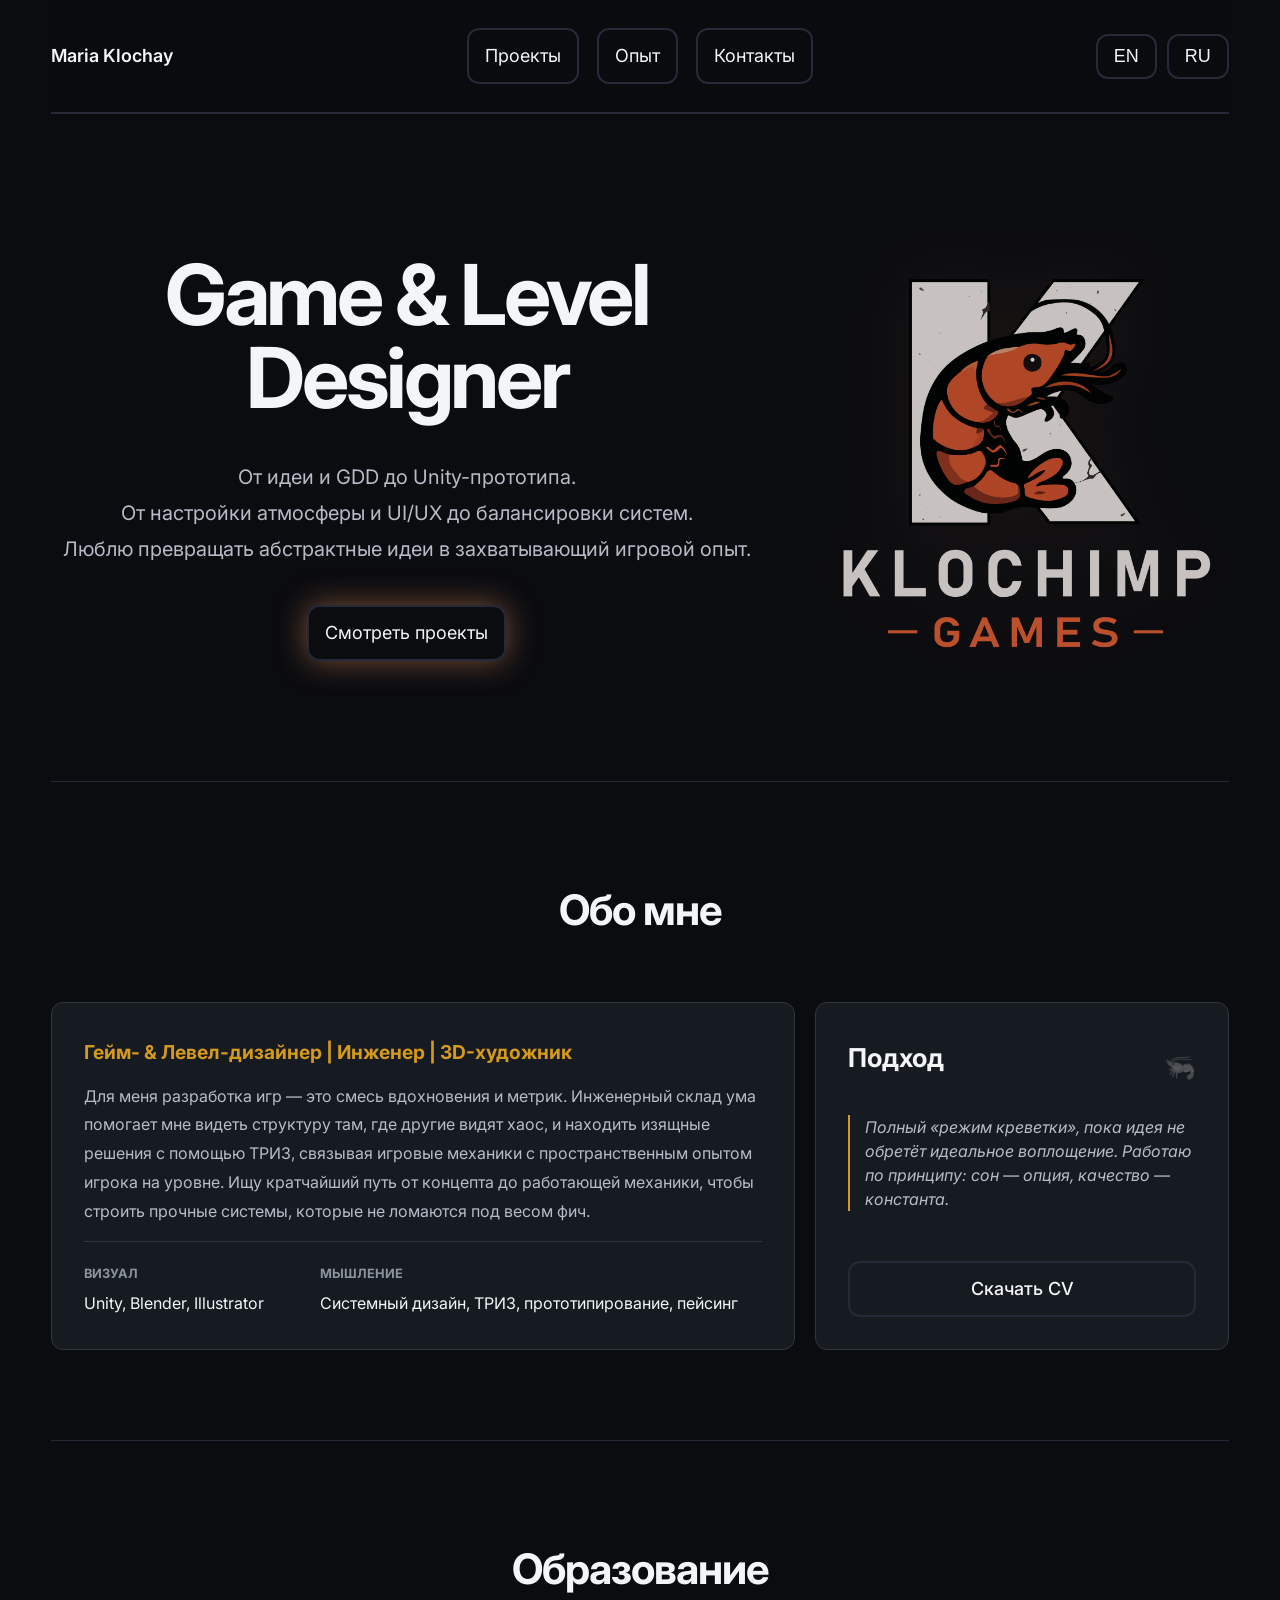
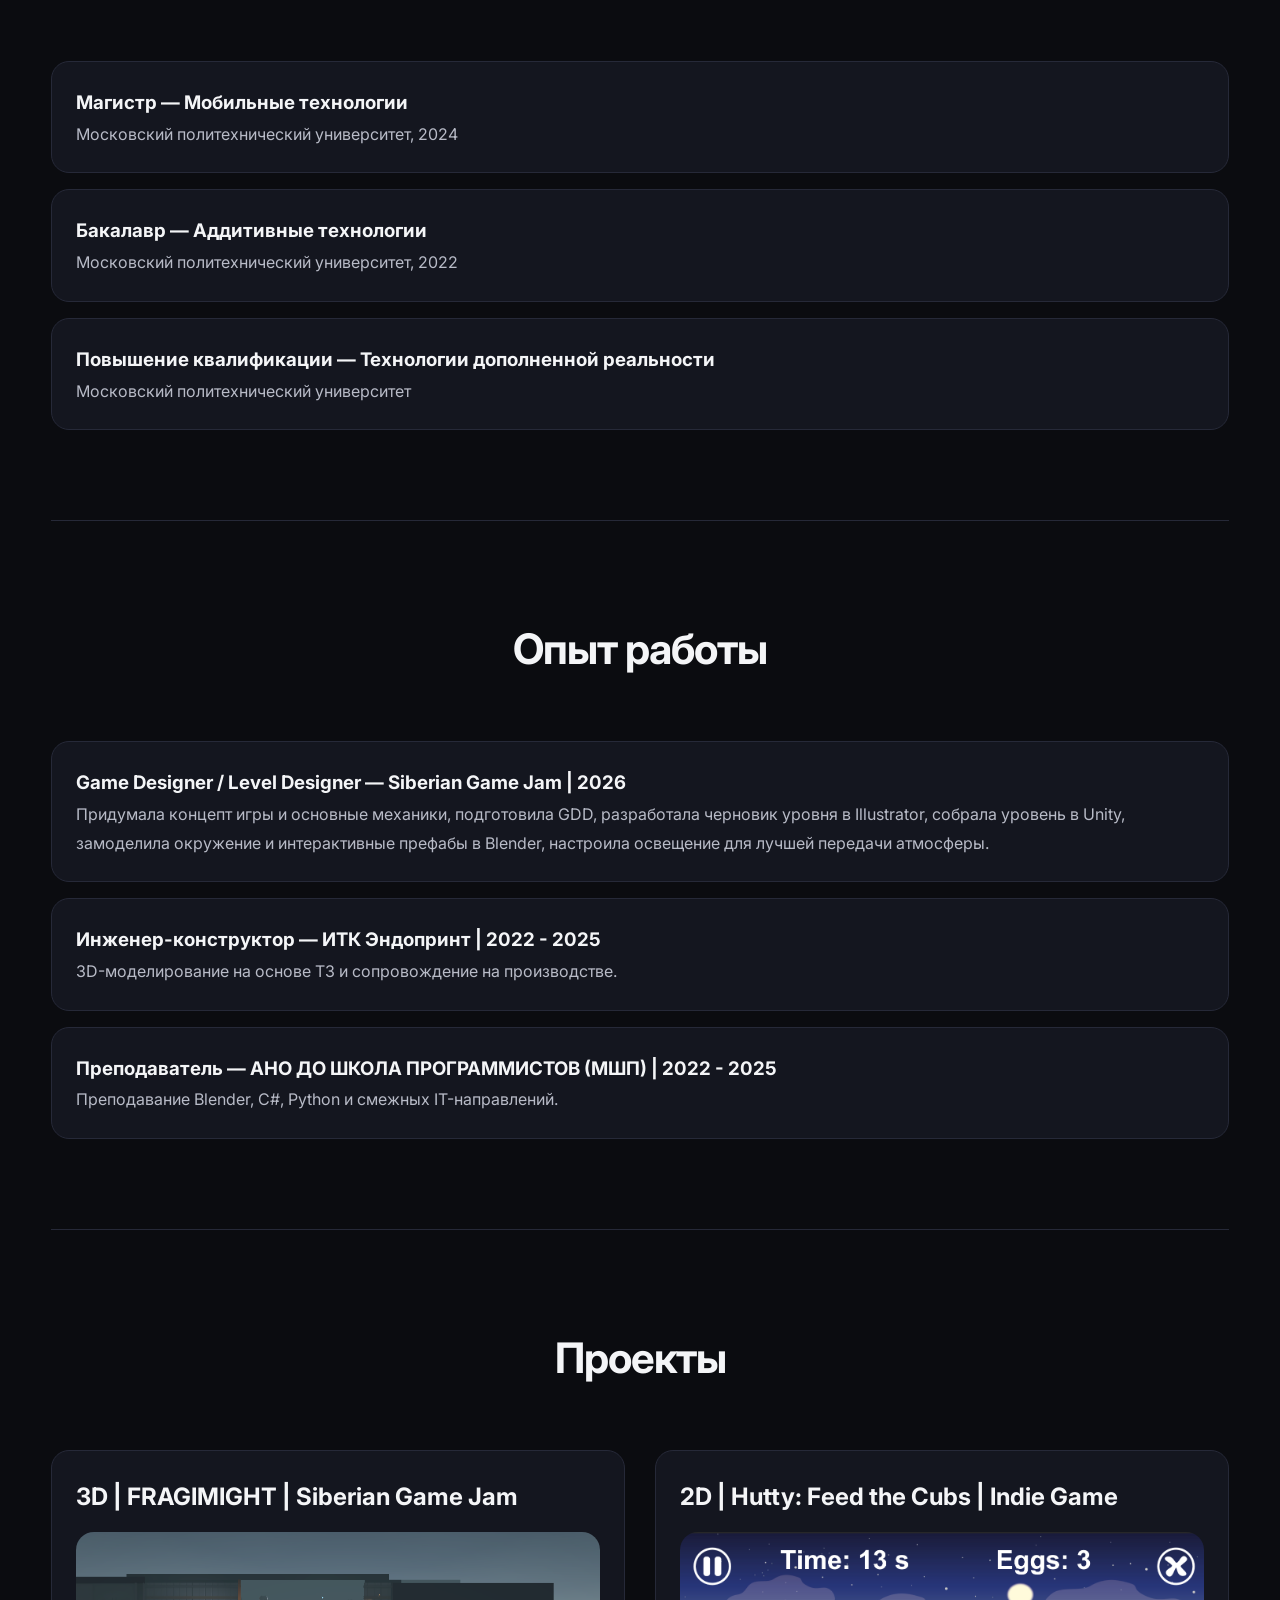
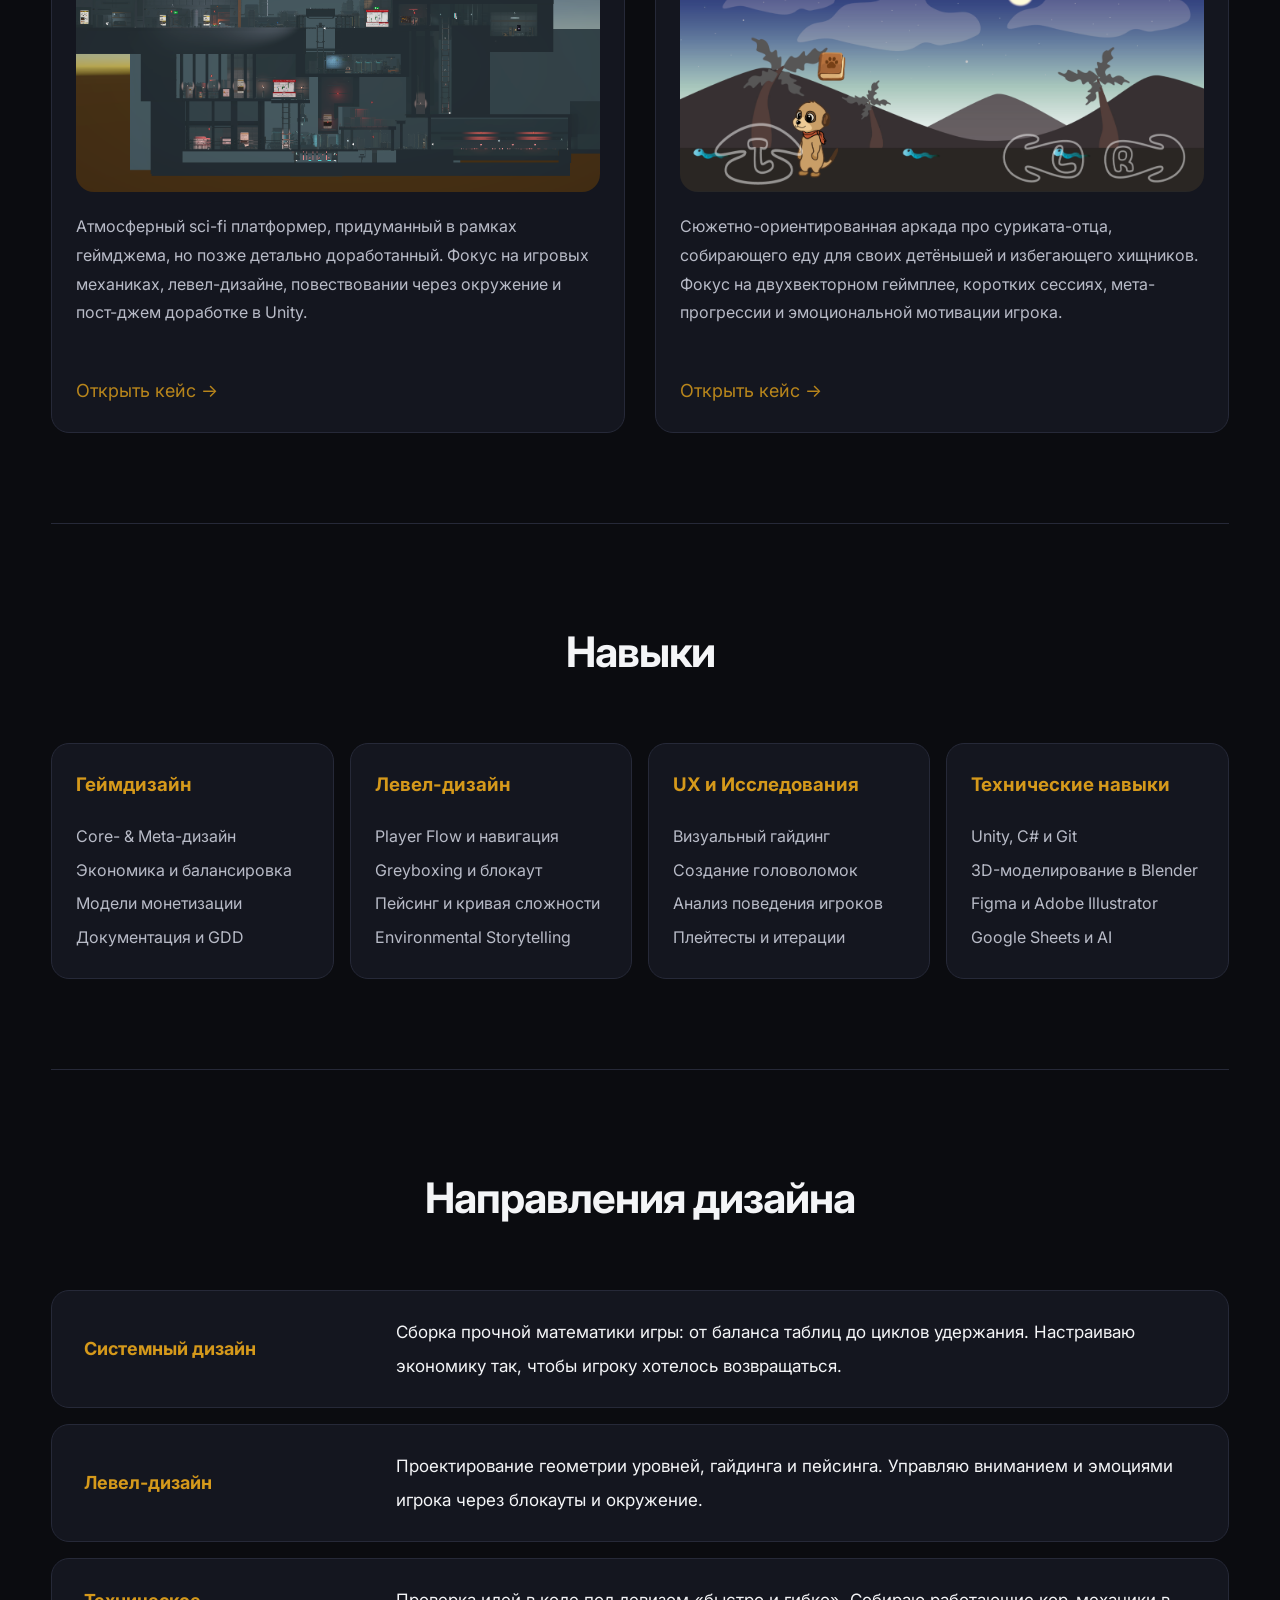
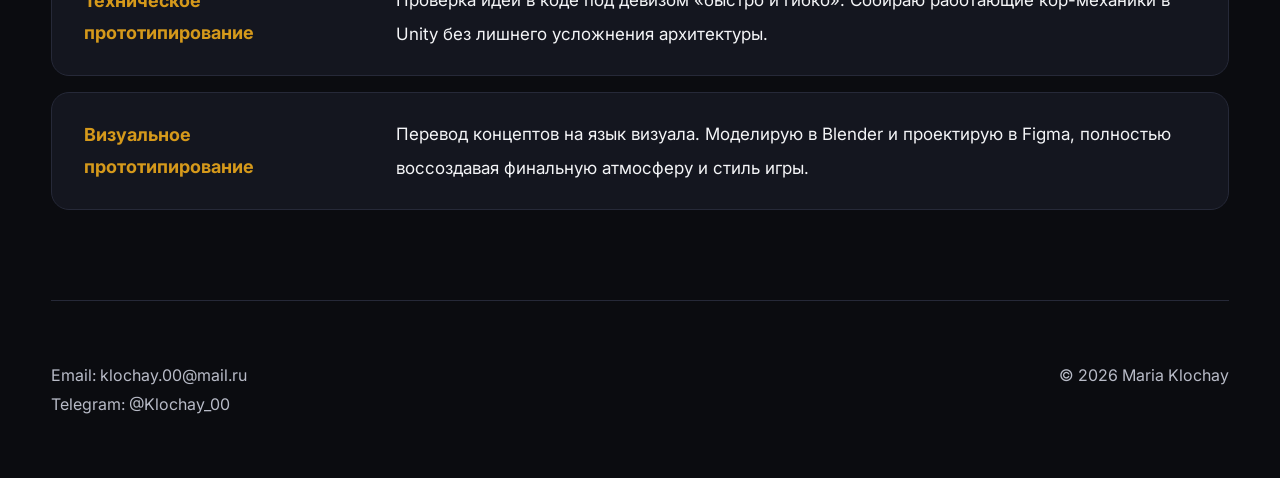
<file: index.html>
<!DOCTYPE html>
<html lang="en">
<head>
<meta charset="UTF-8" />
<meta name="viewport" content="width=device-width, initial-scale=1.0" />

<link rel="icon" type="image/png" href="favicon.png">

<title>Maria Klochay — Portfolio</title>

<link rel="preconnect" href="https://fonts.googleapis.com">
<link rel="preconnect" href="https://fonts.gstatic.com" crossorigin>
<link href="https://fonts.googleapis.com/css2?family=Inter:wght@300;400;500;600;700&display=swap" rel="stylesheet">

<link rel="stylesheet" href="CSS/style.css">
<link rel="stylesheet" href="CSS/animations.css">

</head>

<body>

<div class="container">

<header>
  <div class="logo">Maria Klochay</div>

  <nav>
    <a href="#projects-main" data-en="Projects" data-ru="Проекты">Projects</a>
    <a href="#experience" data-en="Experience" data-ru="Опыт">Experience</a>
    <a href="#contact" data-en="Contact" data-ru="Контакты">Contact</a>
  </nav>

  <div class="lang">
    <button onclick="setLang('en')">EN</button>
    <button onclick="setLang('ru')">RU</button>
  </div>
</header>

<!-- HERO -->
<section class="hero">
  <div class="hero-layout">
    <div class="hero-text">
      <h1>Game & Level Designer</h1>

      <p class="subtitle"
      data-en="From idea and GDD to Unity prototype.&#10; From setting the mood and UI/UX to systems balancing.&#10; I enjoy turning abstract ideas into engaging gameplay experiences."
      data-ru="От идеи и GDD до Unity-прототипа.&#10; От настройки атмосферы и UI/UX до балансировки систем.&#10; Люблю превращать абстрактные идеи в захватывающий игровой опыт.">
      From idea and GDD to Unity prototype. <br> 
      From setting the mood and UI/UX to systems balancing.<br> 
      I enjoy turning abstract ideas into engaging gameplay experiences.
      </p>

      <a href="#projects-main"
      class="cta"
      data-en="My Projects"
      data-ru="Смотреть проекты">
      My Projects
      </a>
    </div>
    <div class="hero-logo">

        <img src="Assets/LOGO.png" alt="Studio Logo">

    </div>
  </div>

</section>

<!-- ABOUT -->
<section class="about-section">
  <h2 class="section-title" data-en="About Me" data-ru="Обо мне">About Me</h2>

  <div class="about-grid">
    <div class="about-box main-info">
      <h3 class="highlight" 
          data-en="Game & Level Designer | Engineer | 3D Artist" 
          data-ru="Гейм- & Левел-дизайнер | Инженер | 3D-художник">
          Game & Level Designer | Engineer | 3D Artist
      </h3>
      
      <p class="description" 
         data-en="For me, game development is a blend of inspiration and metrics. An engineering mindset helps me see structure where others see chaos and find elegant solutions through TRIZ, seamlessly connecting game mechanics with the player's spatial experience on a level. I look for the shortest path from concept to a working prototype, building robust systems that won't fall apart under the weight of feature creep." 
         data-ru="Для меня разработка игр — это смесь вдохновения и метрик. Инженерный склад ума помогает мне видеть структуру там, где другие видят хаос, и находить изящные решения с помощью ТРИЗ, связывая игровые механики с пространственным опытом игрока на уровне. Ищу кратчайший путь от концепта до работающей механики, чтобы строить прочные системы, которые не ломаются под весом фич.">
         For me, game development is a blend of inspiration and metrics. An engineering mindset helps me see structure where others see chaos and find elegant solutions through TRIZ, seamlessly connecting game mechanics with the player's spatial experience on a level. I look for the shortest path from concept to a working prototype, building robust systems that won't fall apart under the weight of feature creep.
      </p>

      <div class="skills-mini-grid">
        <div class="skill-group">
          <strong data-en="Visuals" data-ru="Визуал">Visuals</strong>
          <span data-en="Unity, Blender, Illustrator" data-ru="Unity, Blender, Illustrator">Unity, Blender, Illustrator</span>
        </div>
        <div class="skill-group">
          <strong data-en="Thinking" data-ru="Мышление">Thinking</strong>
          <span data-en="System design, TRIZ, prototyping, pacing" data-ru="Системный дизайн, ТРИЗ, прототипирование, пейсинг">System design, TRIZ, prototyping, pacing</span>
        </div>
      </div>
    </div>

    <!-- Правый блок: Shrimp Mode + CV -->
    <div class="about-box approach-box">
      <div class="approach-content">
        <div class="approach-header">
          <h3 data-en="Approach" data-ru="Подход">Approach</h3>
          <span class="shrimp-icon">🦐</span>
        </div>
        <div class="shrimp-quote">
          <p data-en='Full-on "shrimp mode" until the idea reaches its perfect realization. My philosophy: sleep is optional, quality is a constant.' 
             data-ru='Полный «режим креветки», пока идея не обретёт идеальное воплощение. Работаю по принципу: сон — опция, качество — константа.'>
             Full-on "shrimp mode" until the idea reaches its perfect realization. My philosophy: sleep is optional, quality is a constant.
          </p>
        </div>
      </div>
      
      <a href="resume.pdf"    
      target="_blank"
      class="cta cv-btn"
      data-en="Download CV"
      data-ru="Скачать CV">

      <svg width="18" height="18" viewBox="0 0 24 24"
      fill="none" stroke="currentColor" stroke-width="2"
      style="margin-right:8px; vertical-align:middle;">

    <path d="M21 15v4a2 2 0 0 1-2 2H5a2 2 0 0 1-2-2v-4M7 10l5 5 5-5M12 15V3"/>

  </svg>

  Download CV
      </a>
    </div>
  </div>
</section>

<!-- EDUCATION -->
<section>
  <h2 class="section-title"
  data-en="Education"
  data-ru="Образование">
  Education
  </h2>

  <div class="edu-grid">

    <div class="edu">
      <h3 data-en="Master's Degree — Mobile Technologies" data-ru="Магистр — Мобильные технологии">Master's Degree — Mobile Technologies</h3>
      <p data-en="Moscow Polytechnic University, 2024" data-ru="Московский политехнический университет, 2024">Moscow Polytechnic University, 2024</p>
    </div>

    <div class="edu">
      <h3 data-en="Bachelor's Degree — Additive Technologies" data-ru="Бакалавр — Аддитивные технологии">Bachelor's Degree — Additive Technologies</h3>
      <p data-en="Moscow Polytechnic University, 2022" data-ru="Московский политехнический университет, 2022">Moscow Polytechnic University, 2022</p>
    </div>

    <div class="edu">
      <h3 data-en="Advanced Training — Augmented Reality Technologies" data-ru="Повышение квалификации — Технологии дополненной реальности">Advanced Training — Augmented Reality Technologies</h3>
      <p data-en="Moscow Polytechnic University" data-ru="Московский политехнический университет">Moscow Polytechnic University</p>
    </div>

  </div>
</section>

<!-- EXPERIENCE -->
<section id="experience">
  <h2 class="section-title"
  data-en="Experience"
  data-ru="Опыт работы">
  Experience
  </h2>

  <div class="exp-grid">

    <div class="exp">
      <h3 data-en="Game Designer / Level Designer — Siberian Game Jam | 2026" data-ru="Game Designer / Level Designer — Siberian Game Jam | 2026">Game Designer / Level Designer — Siberian Game Jam | 2026</h3>
      <p data-en="Created game concept, mechanics and initial GDD. Designed level layout in Illustrator, implemented scenes in Unity, modeled environment assets in Blender and configured lighting." data-ru="Придумала концепт игры и основные механики, подготовила GDD, разработала черновик уровня в Illustrator, собрала уровень в Unity, замоделила окружение и интерактивные префабы в Blender, настроила освещение для лучшей передачи атмосферы.">Created game concept, mechanics and initial GDD. Designed level layout in Illustrator, implemented scenes in Unity, modeled environment assets in Blender and configured lighting.</p>
    </div>

    <div class="exp">
      <h3 data-en="Engineer — ITK Endoprint | 2022 - 2025" data-ru="Инженер-конструктор — ИТК Эндопринт | 2022 - 2025">Engineer — ITK Endoprint | 2022 - 2025</h3>
      <p data-en="3D modeling from technical specifications and production support." data-ru="3D-моделирование на основе ТЗ и сопровождение на производстве.">3D modeling from technical specifications and production support.</p>
    </div>

    <div class="exp">
      <h3 data-en="Teacher — Programming School | 2022 - 2025" data-ru="Преподаватель — АНО ДО ШКОЛА ПРОГРАММИСТОВ (МШП) | 2022 - 2025">Teacher — Programming School | 2022 - 2025</h3>
      <p data-en="Teaching Blender, C#, Python and mentoring IT tracks." data-ru="Преподавание Blender, C#, Python и смежных IT-направлений.">Teaching Blender, C#, Python and mentoring IT tracks.</p>
    </div>

  </div>
</section>

<!-- PROJECTS -->
<section id="projects-main">
  <h2 class="section-title"
  data-en="Projects"
  data-ru="Проекты">
  Projects
  </h2>

  <div class="projects-grid">

      <a class="project" href="Projects/game-jam.html">

      <h2>3D | FRAGIMIGHT | Siberian Game Jam</h2>

      <img src="Assets/Jam/unity3.png"
       alt="Fragimight Preview"
       class="project-preview">

      <p
      data-en="An atmospheric sci-fi platformer conceived during a game jam but later refined in detail. The focus is on gameplay mechanics, level design, environmental storytelling, and post-jam refinement in Unity."
      
      data-ru="Атмосферный sci-fi платформер, придуманный в рамках геймджема, но позже детально доработанный. Фокус на игровых механиках, левел-дизайне, повествовании через окружение и пост-джем доработке в Unity.">

      An atmospheric sci-fi platformer conceived during a game jam but later refined in detail. The focus is on gameplay mechanics, level design, environmental storytelling, and post-jam refinement in Unity.

      </p>

      <div class="project-link" data-en="Open Case →" data-ru="Открыть кейс →">Открыть кейс →</div>

    </a>


    <a class="project" href="Projects/hutty.html">

      <h2>2D | Hutty: Feed the Cubs | Indie Game</h2>

      <img src="Assets/Hutty/game.png"
       alt="Fragimight Preview"
       class="project-preview">

      <p
      data-en="Narrative-driven arcade game about a meerkat father collecting food for his cubs while avoiding predators. Focused on two-axis gameplay, short-session retention design, meta progression and emotional player motivation."

      data-ru="Сюжетно-ориентированная аркада про суриката-отца, собирающего еду для своих детёнышей и избегающего хищников. Фокус на двухвекторном геймплее, коротких сессиях, мета-прогрессии и эмоциональной мотивации игрока.">

      Narrative-driven arcade game about a meerkat father collecting food for his cubs while avoiding predators. Focused on two-axis gameplay, short-session retention design, meta progression and emotional player motivation.

      </p>

      <div class="project-link" data-en="Open Case →" data-ru="Открыть кейс →">Открыть кейс →</div>

    </a>

    <!-- <div class="project">
      <h2>пока_без_названия</h2>
      <p data-en="Project currently in development." data-ru="Проект находится в разработке.">Project currently in development.</p>
      <div class="project-link">Open Case →</div>
    </div> -->

  </div>
</section>

<!-- SKILLS -->
<!-- SKILLS -->
<section>
  <h2 class="section-title" data-en="Skills" data-ru="Навыки">Skills</h2>

  <div class="skills-row">

    <!-- 1. GAME DESIGN -->
    <div class="skill">
      <h3 data-en="Game Design" data-ru="Геймдизайн">Game Design</h3>
      <p data-en="Core & Meta Design
Economy & Balancing
Monetization Models
GDD & Technical Specs" 
         data-ru="Core- & Meta-дизайн
Экономика и балансировка
Модели монетизации
Документация и GDD">Core & Meta Design
Economy & Balancing
Monetization Models
GDD & Technical Specs</p>
    </div>

    <!-- 2. LEVEL DESIGN -->
    <div class="skill">
      <h3 data-en="Level Design" data-ru="Левел-дизайн">Level Design</h3>
      <p data-en="Player Flow & Navigation
Greyboxing & Blockout
Pacing & Difficulty Curve
Environmental Storytelling" 
         data-ru="Player Flow и навигация
Greyboxing и блокаут
Пейсинг и кривая сложности
Environmental Storytelling">Player Flow & Navigation
Greyboxing & Blockout
Pacing & Difficulty Curve
Environmental Storytelling</p>
    </div>

    <!-- 3. UX & RESEARCH -->
    <div class="skill">
      <h3 data-en="UX & Research" data-ru="UX и Исследования">UX & Research</h3>
      <p data-en="Visual Guidance & Signposting
Puzzle & Encounter Design
Player Behavior Analysis
Playtesting & Iteration" 
         data-ru="Визуальный гайдинг
Создание головоломок
Анализ поведения игроков
Плейтесты и итерации">Visual Guidance & Signposting
Puzzle & Encounter Design
Player Behavior Analysis
Playtesting & Iteration</p>
    </div>

    <!-- 4. TECH & TOOLS -->
    <div class="skill">
      <h3 data-en="Tech & Tools" data-ru="Технические навыки">Tech & Tools</h3>
      <p data-en="Unity, C# & Git
Blender 3D
Figma & Adobe Illustrator
Google Sheets & AI Tools" 
         data-ru="Unity, C# и Git
3D-моделирование в Blender
Figma и Adobe Illustrator
Google Sheets и AI">Unity, C# & Git
Blender 3D
Figma & Adobe Illustrator
Google Sheets & AI Tools</p>
    </div>

  </div>
</section>


<!-- PORTFOLIO GRID -->
<section>

  <h2 
    class="section-title"
    data-en="Design Expertise"
    data-ru="Направления дизайна">
    Design Expertise
  </h2>

  <!-- Класс поменяли на skills-column, чтобы в CSS сделать вертикальный стек -->
  <div class="skills-column">

    <!-- SYSTEMS DESIGN -->
    <div class="skill-row">
      <h3 data-en="Systems Design" data-ru="Системный дизайн">Systems Design</h3>
      <p data-en="Building solid game mathematics: from spreadsheet balance to retention loops. Tuning economies to keep players coming back."
         data-ru="Сборка прочной математики игры: от баланса таблиц до циклов удержания. Настраиваю экономику так, чтобы игроку хотелось возвращаться.">
         Building solid game mathematics: from spreadsheet balance to retention loops. Tuning economies to keep players coming back.
      </p>
    </div>

    <!-- LEVEL DESIGN -->
    <div class="skill-row">
      <h3 data-en="Level Design" data-ru="Левел-дизайн">Level Design</h3>
      <p data-en="Designing level geometry, signposting, and pacing. Directing player attention and emotion through blockouts and environments."
         data-ru="Проектирование геометрии уровней, гайдинга и пейсинга. Управляю вниманием и эмоциями игрока через блокауты и окружение.">
         Designing level geometry, signposting, and pacing. Directing player attention and emotion through blockouts and environments.
      </p>
    </div>

    <!-- TECHNICAL PROTOTYPING -->
    <div class="skill-row">
      <h3 data-en="Technical Prototyping" data-ru="Техническое прототипирование">Technical Prototyping</h3>
      <p data-en="Testing ideas in code with a 'fast and flexible' approach. Assembling working core mechanics in Unity without messy architecture."
         data-ru="Проверка идей в коде под девизом «быстро и гибко». Собираю работающие кор-механики в Unity без лишнего усложнения архитектуры.">
         Testing ideas in code with a 'fast and flexible' approach. Assembling working core mechanics in Unity without messy architecture.
      </p>
    </div>

    <!-- VISUAL PROTOTYPING -->
    <div class="skill-row">
      <h3 data-en="Visual Prototyping" data-ru="Визуальное прототипирование">Visual Prototyping</h3>
      <p data-en="Translating concepts into a visual language. Modeling in Blender and designing in Figma to fully recreate the final vibe and style of the game."
         data-ru="Перевод концептов на язык визуала. Моделирую в Blender и проектирую в Figma, полностью воссоздавая финальную атмосферу и стиль игры.">
         Translating concepts into a visual language. Modeling in Blender and designing in Figma to fully recreate the final vibe and style of the game.
      </p>
    </div>

  </div>

</section>


<!-- FOOTER -->
<footer id="contact">
  <div class="footer-grid">
    <div>
      <div>Email: klochay.00@mail.ru</div>
      <div>Telegram: @Klochay_00</div>
    </div>

    <div>
      © 2026 Maria Klochay
    </div>
  </div>
</footer>

<script src="JS/language.js"></script>

</body>
</html>
</file>
<file: CSS/style.css>
:root{
  --bg:#0b0c10;
  --panel:#14161f;
  --panel2:#181b26;
  --text:#f4f5f7;
  --muted:#b8bbc7;
  --line:#262938;
  --accent:#d5991b;
  --accent-soft:rgba(255,138,61,0.14);
}

*{
  box-sizing:border-box;
  margin:0;
  padding:0;
}

html{
  scroll-behavior:smooth;
}

body{
  background:var(--bg);
  color:var(--text);
  font-family:Inter,-apple-system,BlinkMacSystemFont,sans-serif;
  line-height:1.8;
}

.container{
  width:min(1180px,92%);
  margin:0 auto;
}

/* HEADER */
header{
  display:grid;
  grid-template-columns:1fr auto 1fr;
  align-items:center;
  padding:28px 0;
  border-bottom:1px solid var(--line);
  position:sticky;
  top:0;
  backdrop-filter:blur(10px);
  background:rgba(11,12,16,0.85);
  z-index:100;
}

.logo{
  font-size:18px;
  font-weight:600;
}

nav{
  display:flex;
  gap:18px;
  justify-content:center;
}


.lang{
  display:flex;
    justify-content:flex-end;
  gap:10px;
}

/* HERO */
.hero{
  padding:140px 0 120px;
  text-align:center;
}

.hero h1{
  font-size:84px;
  line-height:0.98;
  letter-spacing:-3.4px;
  margin-bottom:40px;
  font-weight:700;
}

.subtitle{
  max-width:950px;
  margin:0 auto;
  color:var(--muted);
  font-size:20px;
}

.hero .cta{
  display:inline-block;
  margin-top:38px;
  box-shadow:
    0 0px 30px rgba(230,146,90,0.5);

  transition:0.7s ease;
}

/* GENERAL */
section{
  padding:90px 0;
  border-top:1px solid var(--line);
}

.section-title{
  text-align:center;
  font-size:42px;
  margin-bottom:54px;
  letter-spacing:-1px;
}

p{
  color:var(--muted);
}

.hero-layout{
  display:grid;

  grid-template-columns:1.4fr 0.8fr;

  gap:60px;

  align-items:center;
}


/* LOGO BLOCK */

.hero-logo{
  display:flex;

  justify-content:center;
  align-items:center;
}


/* LOGO */

.hero-logo img{

  width:100%;
  max-width:500px;

  opacity:0.82;

  filter:
    drop-shadow(0 0 40px rgba(255,138,61,0.08));

  transition:0.35s ease;
}


/* HOVER */

.hero-logo img:hover{

  transform:
    scale(1.03)
    rotate(-1deg);

  opacity:1;
}


/* MOBILE */

@media(max-width:900px){

  .hero-layout{
    grid-template-columns:1fr;

    text-align:center;
  }

  .hero-logo{
    order:-1;
  }

  .hero-logo img{
    max-width:220px;
  }
}

/* PORTFOLIO GRID */
.portfolio-grid{
  display:grid;
  grid-template-columns:1fr 1fr;
  gap:28px;
}

.block{
  background:var(--panel);
  border:1px solid var(--line);
  border-radius:22px;
  padding:30px;
}

.block h3{
  font-size:24px;
  margin-bottom:24px;
}

.cards{
  display:grid;
  gap:14px;
}

.card{
  background:var(--panel2);
  border:1px solid var(--line);
  border-radius:16px;
  padding:20px;
  transition:0.25s ease;
}

/* ABOUT */
.about-grid{
  display:grid;
  grid-template-columns:2fr 1fr;
  gap:28px;
}

.about-box,
.approach-box{
  background:var(--panel);
  border:1px solid var(--line);
  border-radius:22px;
  padding:30px;
}

.approach-box h3{
  margin-bottom:18px;
  font-size:26px;
}

.cv-btn{
  display:inline-block;
  margin-top:24px;
}

/* EDUCATION & EXP */
.edu-grid,
.exp-grid{
  display:grid;
  gap:16px;
}

.edu,
.exp{
  background:var(--panel);
  border:1px solid var(--line);
  border-radius:18px;
  padding:24px;
  transition:0.25s;
}

/* PROJECTS */

.project-preview{
  width:100%;
  height:260px;
  object-fit:cover;
  border-radius:18px;
  margin-bottom:20px;
}

.projects-grid{
  display:grid;
  grid-template-columns:repeat(2,1fr);
  gap:30px;
}

.project{
  background:var(--panel);
  border:1px solid var(--line);
  border-radius:18px;
  padding:24px;
  text-decoration:none;
  color:var(--text);
  transition:0.25s ease;
}

.project h2{
  margin-bottom:14px;
}

/* SKILLS */


.skills-row{
  display:grid;
  grid-template-columns:repeat(4,1fr);
  gap:16px;
}

.skill{
  background:var(--panel);
  border:1px solid var(--line);
  border-radius:18px;
  padding:24px;
  transition:0.25s ease;
}

.skill h3{
  margin-bottom:18px;
  color: var(--accent);
}

.skill p{
  white-space: pre-line;
  line-height: 2.1;
}

.skills-column {
  display: flex;
  flex-direction: column;
  gap: 16px; /* Небольшой отступ между строками */
  width: 100%;
}

/* НОВЫЕ КАРТОЧКИ */
.skill-row {
  background: var(--panel); /* Ваш цвет подложки */
  border: 1px solid var(--line);
  border-radius: 18px;
  padding: 24px 32px;
  
  display: grid;
  grid-template-columns: 280px 1fr; /* Фиксированная ширина для заголовков, чтобы они выровнялись по левому краю, а текст занял всё остальное */
  align-items: center; /* Центрируем заголовок и текст по вертикали */
  gap: 32px;
  will-change: transform; 
  transition: transform 0.3s ease, border-color 0.3s ease, box-shadow 0.3s ease;
}

.skill-row h3 {
  font-size: 18px;
  color: var(--accent); /* Ваш золотой/оранжевый цвет */
  margin: 0;
}

.skill-row p {
  font-size: 17px;
  line-height: 2;
  color: var(--text);
  margin: 0;
}

@media (max-width: 768px) {
  .skill-row {
    grid-template-columns: 1fr;
    gap: 12px;
    padding: 20px;
  }
}

/* FOOTER */
footer{
  padding:60px 0;
  border-top:1px solid var(--line);
}

.footer-grid{
  display:flex;
  justify-content:space-between;
  flex-wrap:wrap;
  gap:18px;
  color:var(--muted);
}

@media(max-width:900px){
  .hero h1{font-size:48px;}

  .portfolio-grid,
  .about-grid,
  .projects-grid,
  .skills-row{
    grid-template-columns:1fr;
  }

  header{
    grid-template-columns:1fr;
    gap:18px;
    text-align:center;
  }

  .lang{
    justify-content:center;
  }
}

.project{
  display:flex;
  flex-direction:column;
}

.project p{
  margin-bottom:24px;
}

.about-grid {
  display: grid;
  grid-template-columns: 1.8fr 1fr;
  gap: 20px;
  max-width: 1200px;
  margin: 0 auto;
}

.about-box {
  background: #161b22;
  padding: 32px;
  border-radius: 12px;
  border: 1px solid #30363d;
  display: flex;
  flex-direction: column;
}

.highlight {
  color: var(--accent);
  margin-bottom: 12px;
  font-size: 1.2rem;
}

/* Сетка навыков */
.skills-mini-grid {
  display: grid;
  margin-top: 15px;
  grid-template-columns: 1fr 2fr;
  gap: 15px;
  padding-top: 20px;
  border-top: 1px solid #30363d;
}

.skill-group strong {
  display: block;
  font-size: 0.8rem;
  text-transform: uppercase;
  color: #8b949e;
  margin-bottom: 4px;
}

/* Блок с креветкой */
.approach-header {
  display: flex;
  align-items: center;
  justify-content: space-between;
  margin-bottom: 15px;
}

.shrimp-icon {
  font-size: 1.6rem;
  filter: grayscale(1) opacity(0.5);
  transition: 0.3s;
}

.approach-box:hover .shrimp-icon {
  filter: grayscale(0) opacity(1);
  transform: rotate(-12deg) scale(1.2);
}

.shrimp-quote {
  border-left: 2px solid var(--accent);
  padding-left: 15px;
  font-style: italic;
  line-height: 1.5;
  color: #c9d1d9;
}

/* Кнопка CV */
.cv-btn {
  margin-top: auto;
  padding: 14px;
  text-align: center;
  border: 1px solid #f0f6fc;
  border-radius: 6px;
  text-decoration: none;
  color: #f0f6fc;
  transition: 0.2s;
  font-weight: 500;
}

.cv-btn:hover {
  background: #f0f6fc13;
  color: #0d1117;
}

/* Мобильная версия */
@media (max-width: 768px) {
  .about-grid { grid-template-columns: 1fr; }
  .skills-mini-grid { grid-template-columns: 1fr; }
}
</file>
<file: CSS/animations.css>
nav a,
.lang button,
.cta{
  color:var(--text);
  text-decoration:none;
  border:2px solid var(--line);
  background:transparent;
  padding:10px 16px;
  border-radius:12px;
  transition:0.25s ease;
  cursor:pointer;
  font-size:18px;
}

nav a:hover,
.lang button:hover,
.cta:hover,
.card:hover,
.skill:hover,
.edu:hover,
.exp:hover,
.project:hover,
.skill-row:hover{
  border-color:rgba(255,138,61,0.6);
  box-shadow:
    0 0 0 1px rgba(255,138,61,0.12),
    0 12px 40px rgba(0,0,0,0.34),
    0 0 40px rgba(255,138,61,0.08);
  transform:translateY(-4px);
}

nav a:hover,
.lang button:hover,
.cta:hover{
  color:var(--accent);
  transform:translateY(-2px);
}

.project-link{
  margin-top:auto;

  padding-top:24px;

  font-size:18px;
  color:var(--accent);

  opacity:0.85;
  transition:0.25s ease;
}

.project:hover .project-link{
  transform:translateX(4px);
  opacity:1;
}
</file>
